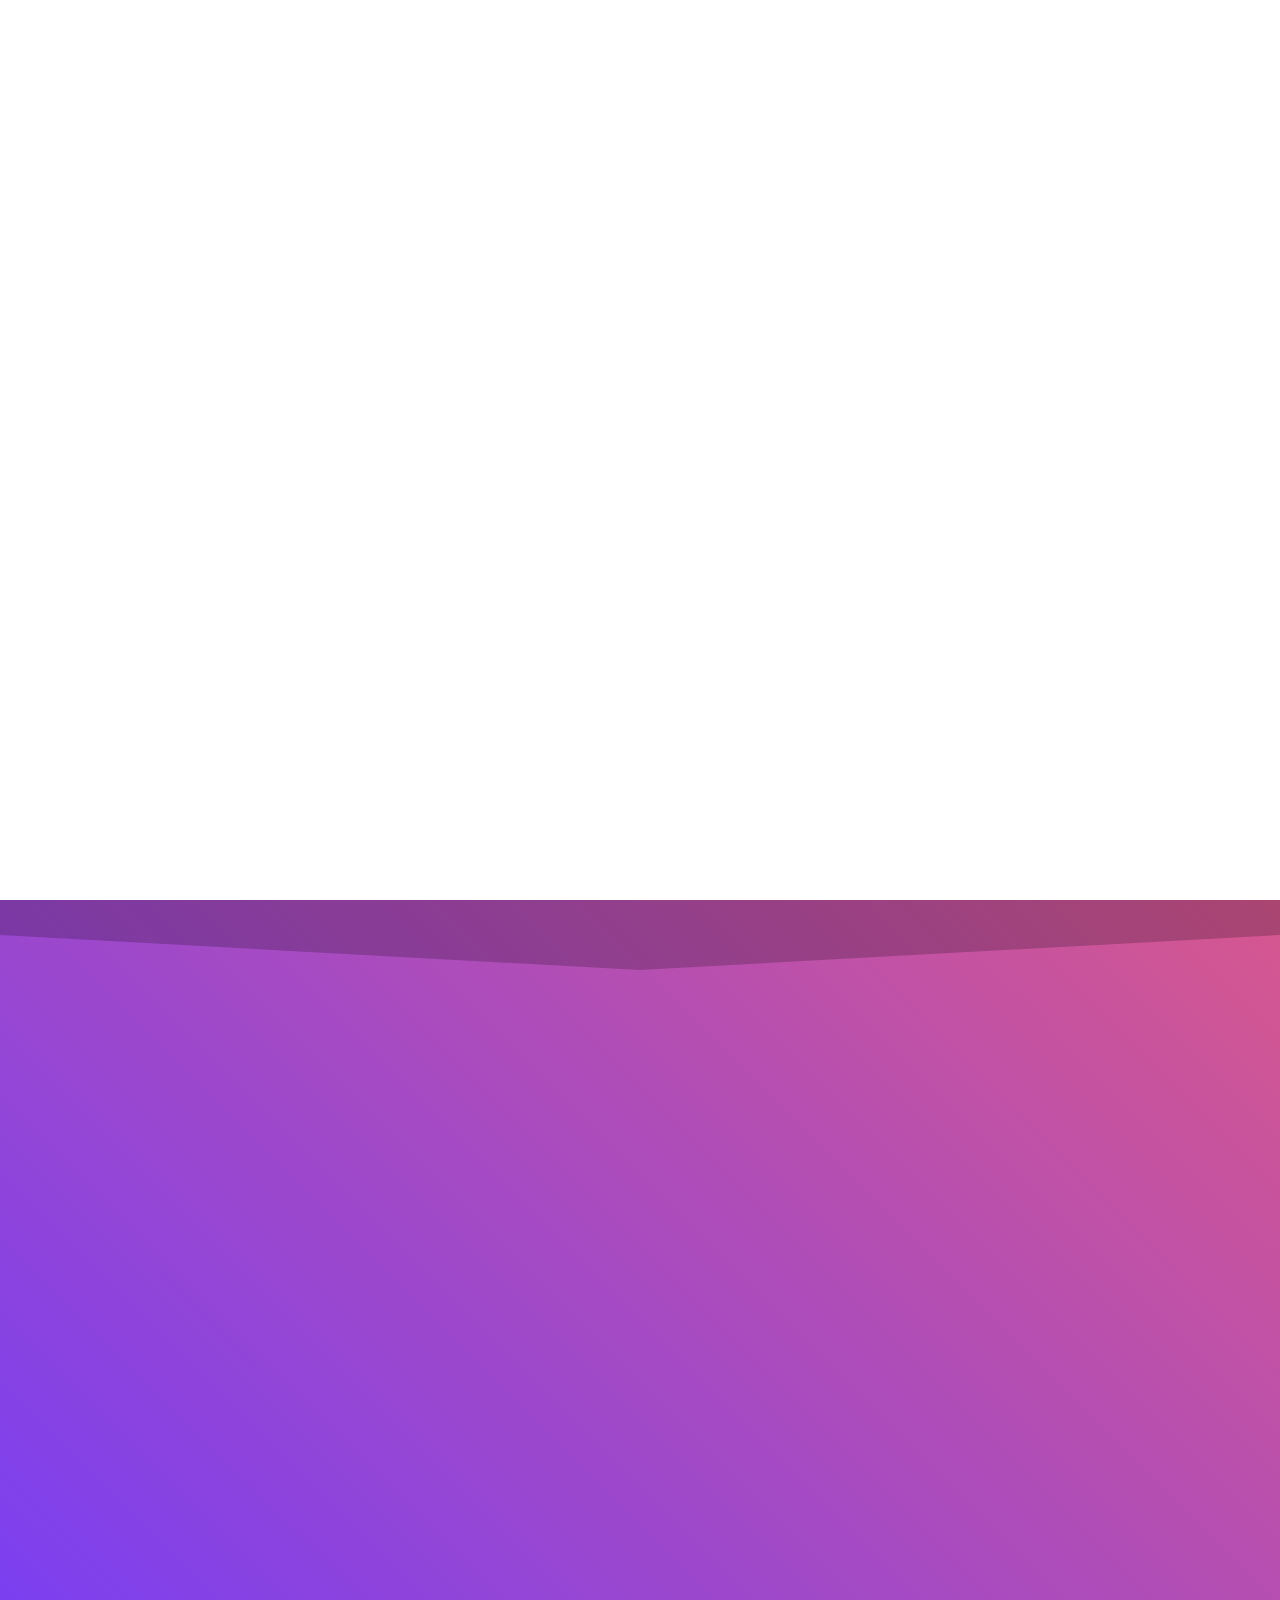
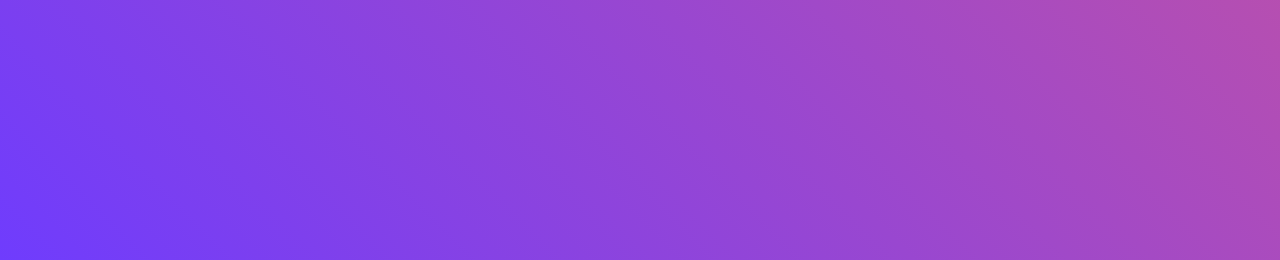
<file: index.html>
<!DOCTYPE html>
<html lang="en">
    <head>
        <meta charset="UTF-8">
        <meta name="viewport" content="width=device-width, initial-scale=1.0">
        <meta name="description" content="Je m'appel SIMON Killian et voici mon portfolio.">
        <title>SIMON Killian - Portfolio</title>
        <link rel="stylesheet" href="css/fonts.css">
        <link rel="stylesheet" href="css/root.css">
        <link rel="stylesheet" href="css/animations.css">
        <link rel="stylesheet" href="css/style.css">
        <link rel="stylesheet" href="css/mobile.css">
        <link rel="stylesheet" href="https://unpkg.com/aos@next/dist/aos.css"/>
    </head>
    <body>
        <div id="transition" class="hide"></div>
        <div id="mouse-gradient"></div>
        <div id="page">
            <nav class="full-height">
                <table class="top-left">
                    <tr>
                        <td class="cross" data-aos="fade-right" data-aos-delay="100"></td>
                        <td class="cross" data-aos="fade-right" data-aos-delay="150"></td>
                    </tr>
                    <tr>
                        <td class="cross" data-aos="fade-right" data-aos-delay="200"></td>
                        <td></td>
                    </tr>
                </table>
                <table class="top-right">
                    <tr>
                        <td class="cross" data-aos="fade-left" data-aos-delay="250"></td>
                        <td class="cross" data-aos="fade-left" data-aos-delay="200"></td>
                        <td class="cross" data-aos="fade-left" data-aos-delay="150"></td>
                        <td class="cross" data-aos="fade-left" data-aos-delay="100"></td>
                    </tr>
                    <tr>
                        <td></td>
                        <td></td>
                        <td class="cross" data-aos="fade-left" data-aos-delay="300"></td>
                        <td class="cross" data-aos="fade-left" data-aos-delay="350"></td>
                    </tr>
                    <tr>
                        <td></td>
                        <td></td>
                        <td></td>
                        <td class="cross" data-aos="fade-left" data-aos-delay="400"></td>
                    </tr>
                    <tr>
                        <td></td>
                        <td></td>
                        <td></td>
                        <td class="cross" data-aos="fade-left" data-aos-delay="450"></td>
                    </tr>
                </table>
                <div class="line"></div>
                <ul>
                    <li data-aos="fade-right" data-aos-delay="150"><a href="#about-me">me concernant</a></li>
                    <li data-aos="fade-right" data-aos-delay="250"><a href="projects.html">mes projets</a></li>
                </ul>
            </nav>
            <nav class="with-header">
                <header>
                    <ul data-aos="fade-up" data-aos-delay="200">
                        <li><a href="projects.html">projets</a></li>
                    </ul>
                </header>
            </nav>
            <section id="about-me">
                <article data-aos="fade-right">
                    <h2>me concernant</h2>
                    <div>
                        <div class="flex-row-container langage-buttons-container" data-aos="fade-right">
                            <div class="langage html">html</div>
                            <div class="langage css">css</div>
                            <div class="langage js">js</div>
                            <div class="langage php">php</div>
                            <div class="langage sql">sql</div>
                        </div>
                        <p id="langage-infos"> </p>
                        <div class="flex-col-container mobile-langage-container">
                            <p>HTML: 7 années d'expérience.</p>
                            <p>CSS: 7 années d'expérience.</p>
                            <p>JavaScript: 3 années d'expérience (mon langage préféré).</p>
                            <p>PHP: 5 années d'expérience.</p>
                            <p>SQL: 4 années d'expérience.</p>
                        </div>
                        <button onclick="window.open('cv.html')" data-aos="fade-right">Visionner mon CV</button>
                    </div>
                </article>
            </section>
        </div>
        <script src="js/app-transitions.js"></script>
        <script src="js/app-mouse.js"></script>
        <script src="js/app-langages.js"></script>
        <script src="https://unpkg.com/aos@next/dist/aos.js"></script>
        <script>
            AOS.init();
        </script>
    </body>
</html>
</file>
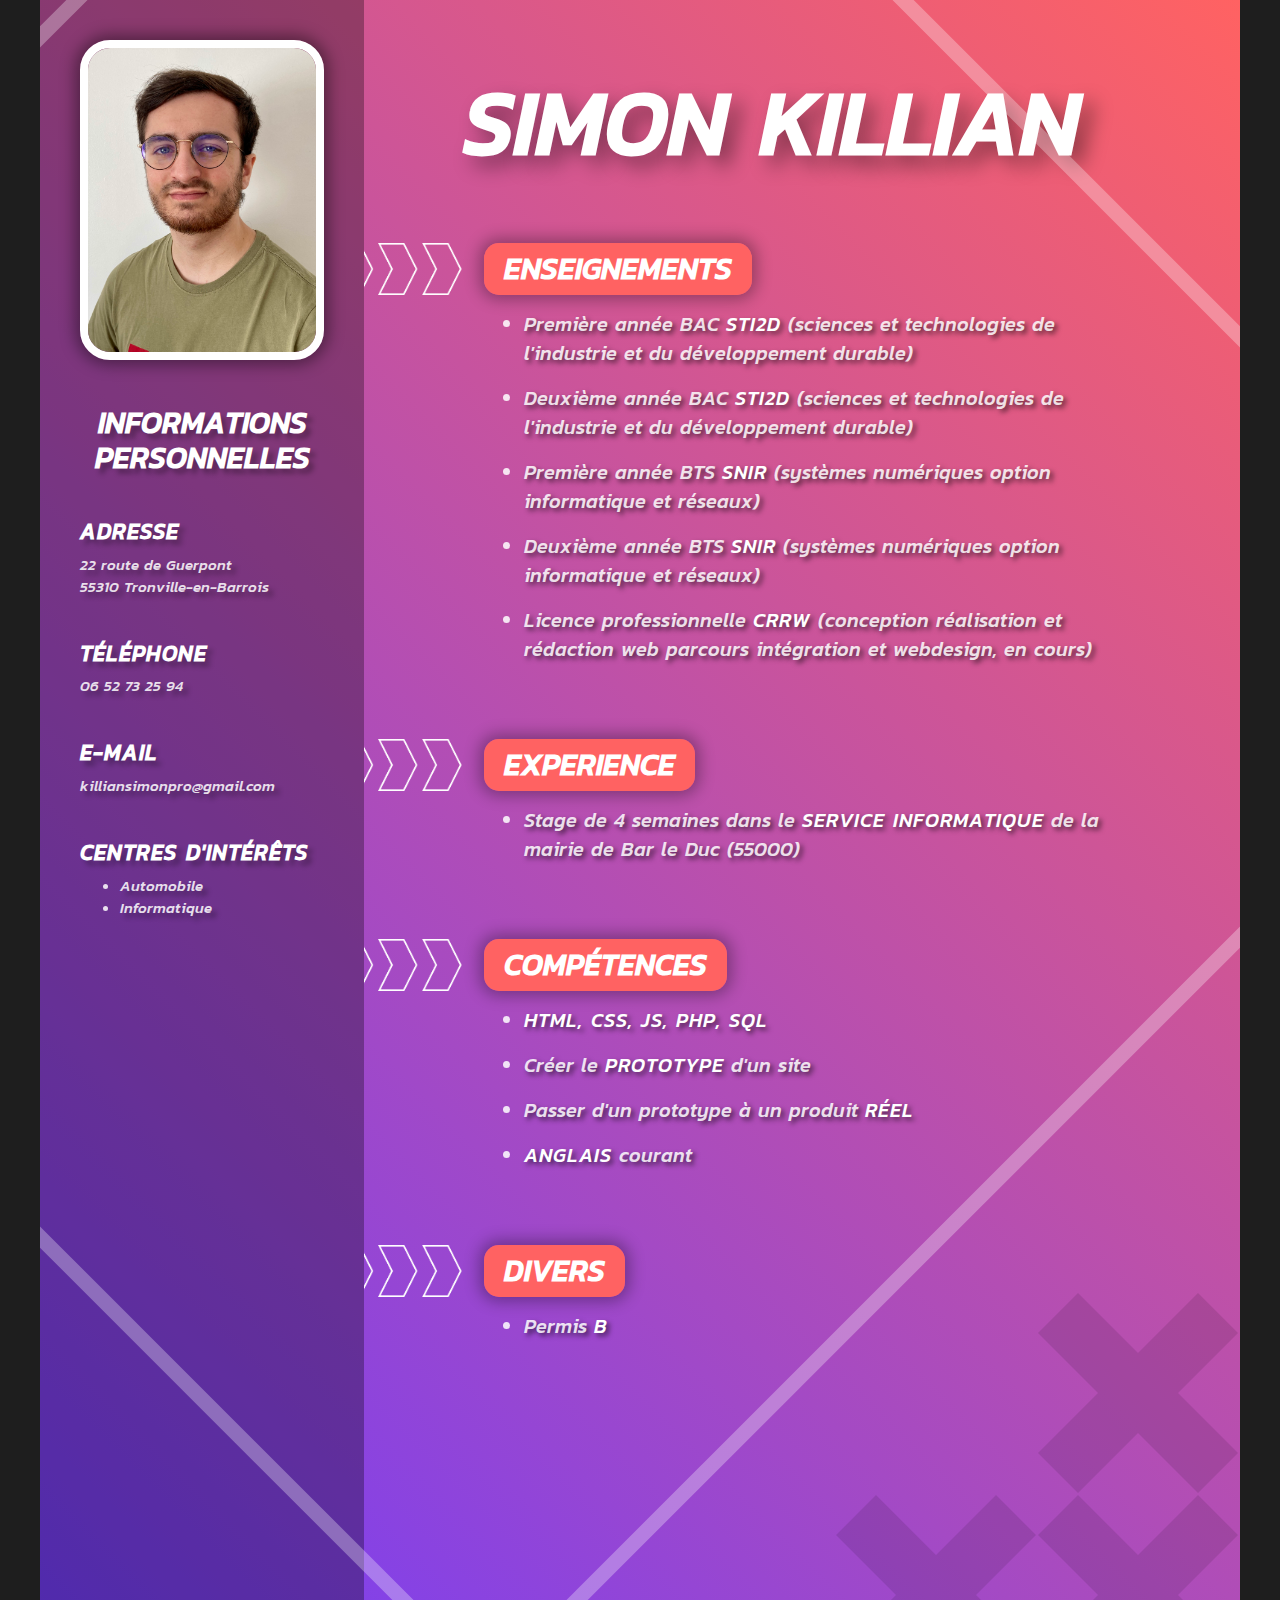
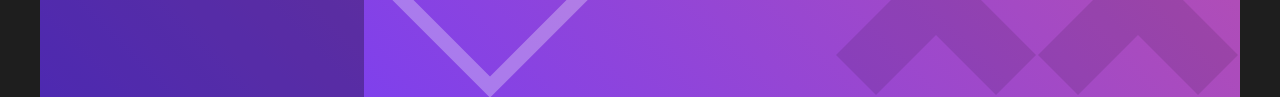
<file: cv.html>
<!DOCTYPE html>
<html lang="en" class="no-scroll">
    <head>
        <meta charset="UTF-8">
        <meta name="viewport" content="width=device-width, initial-scale=1.0">
        <title>SIMON Killian - CV</title>
        <link rel="stylesheet" href="css/fonts.css">
        <link rel="stylesheet" href="css/animations.css">
        <link rel="stylesheet" href="css/root.css">
        <link rel="stylesheet" href="css/cv.css">
    </head>
    <body>
        <div id="transition-animation"></div>
        <main>
            <aside>
                <img src="img/me.jpg" alt="">
                <h2>informations<br>personnelles</h2>
                <article>
                    <h3>adresse</h3>
                    <p>22 route de Guerpont<br>55310 Tronville-en-Barrois</p>
                </article>
                <article>
                    <h3>téléphone</h3>
                    <p>06 52 73 25 94</p>
                </article>
                <article>
                    <h3>e-mail</h3>
                    <p>killiansimonpro@gmail.com</p>
                </article>
                <article>
                    <h3>centres d'intérêts</h3>
                    <ul>
                        <li>Automobile</li>
                        <li>Informatique</li>
                    </ul>
                </article>
            </aside>
            <section>
                <h1>simon killian</h1>
                <article>
                    <h2>enseignements</h2>
                    <ul>
                        <li>Première année BAC <span>STI2D</span> (sciences et technologies de l'industrie et du développement durable)</li>
                        <li>Deuxième année BAC <span>STI2D</span> (sciences et technologies de l'industrie et du développement durable)</li>
                        <li>Première année BTS <span>SNIR</span> (systèmes numériques option informatique et réseaux)</li>
                        <li>Deuxième année BTS <span>SNIR</span> (systèmes numériques option informatique et réseaux)</li>
                        <li>Licence professionnelle <span>CRRW</span> (conception réalisation et rédaction web parcours intégration et webdesign, en cours)</li>
                    </ul>
                </article>
                <article>
                    <h2>experience</h2>
                    <ul>
                        <li>Stage de 4 semaines dans le <span>service informatique</span> de la mairie de Bar le Duc (55000)</li>
                    </ul>
                </article>
                <article>
                    <h2>compétences</h2>
                    <ul>
                        <li><span>HTML, CSS, JS, PHP, SQL</span></li>
                        <li>Créer le <span>prototype</span> d'un site</li>
                        <li>Passer d'un prototype à un produit <span>réel</span></li>
                        <li><span>Anglais</span> courant</li>
                    </ul>
                </article>
                <article>
                    <h2>divers</h2>
                    <ul>
                        <li>Permis <span>B</span></li>
                    </ul>
                </article>
            </section>
            <div id="bg-square"></div>
            <table id="bg-cross-container">
                <tr>
                    <td></td>
                    <td><div class="cross"></div></td>
                </tr>
                <tr>
                    <td><div class="cross"></div></td>
                    <td><div class="cross"></div></td>
                </tr>
            </table>
        </main>
    </body>
</html>
</file>
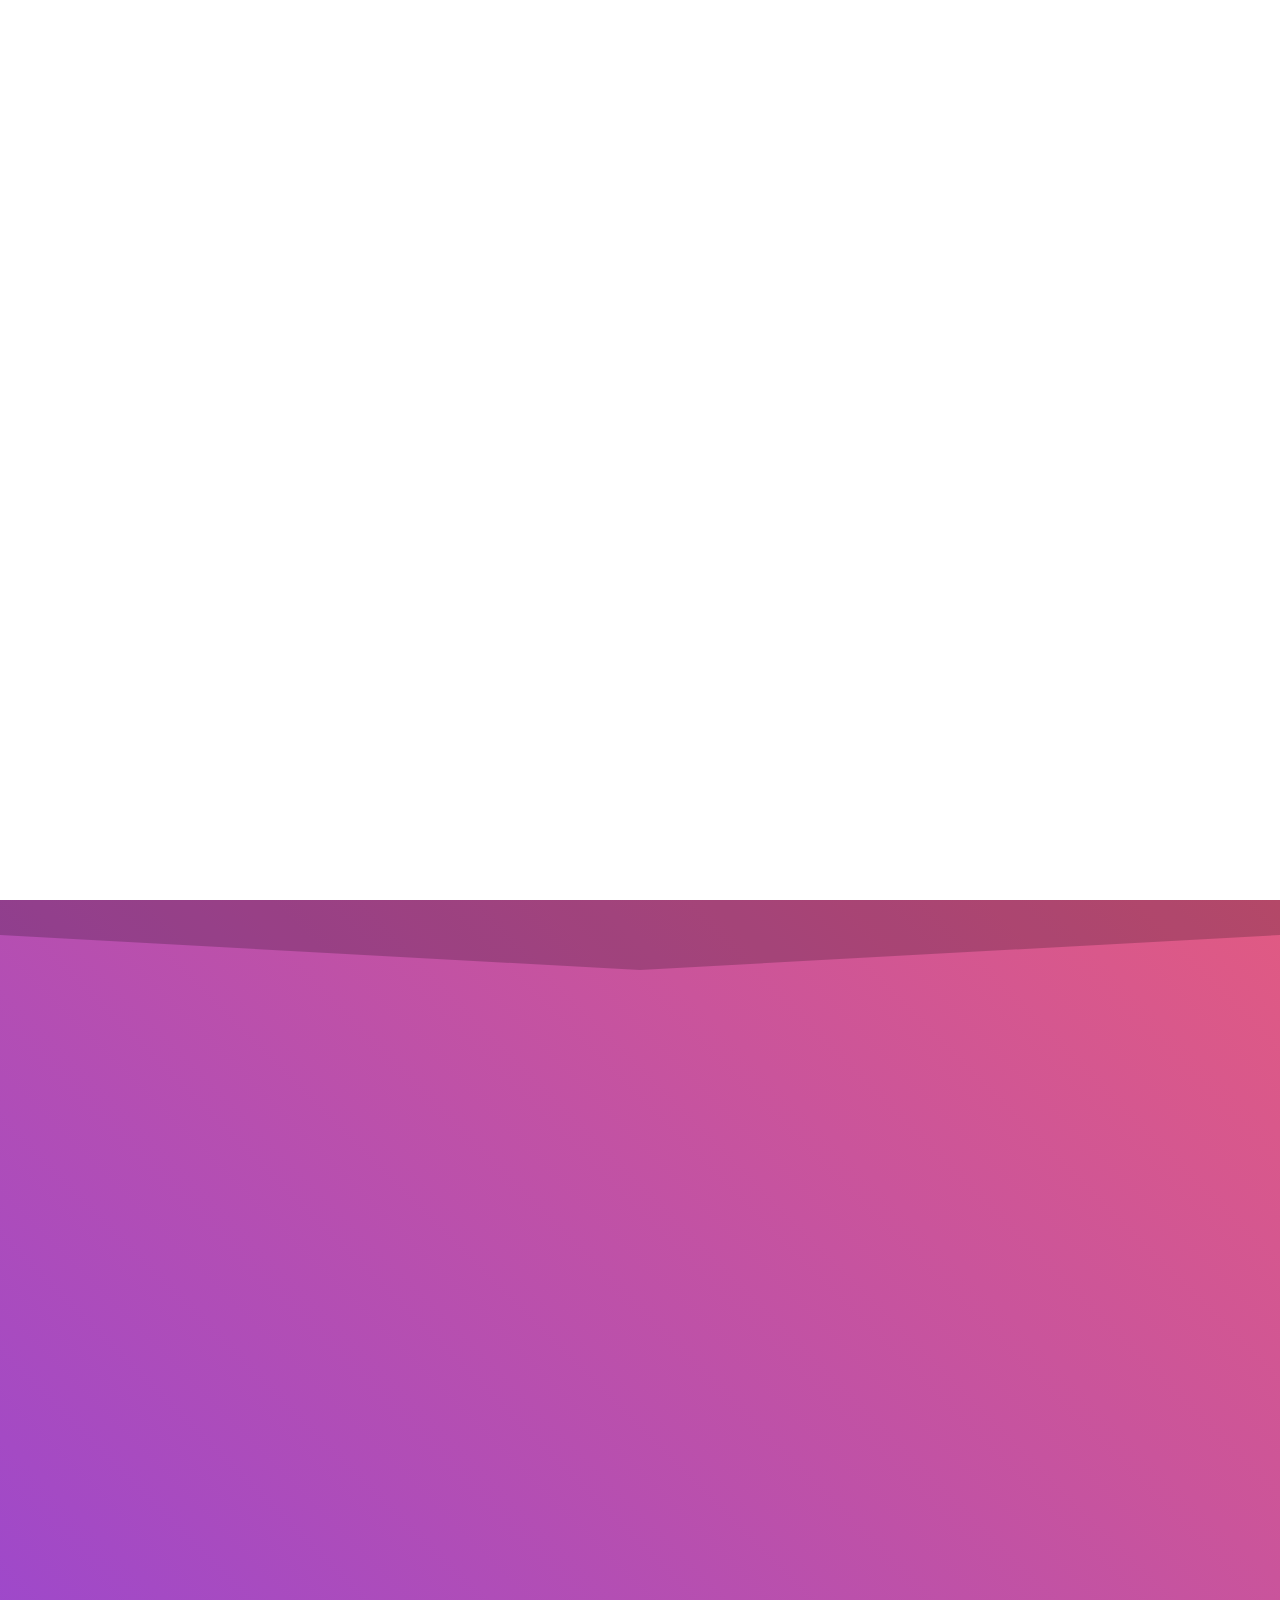
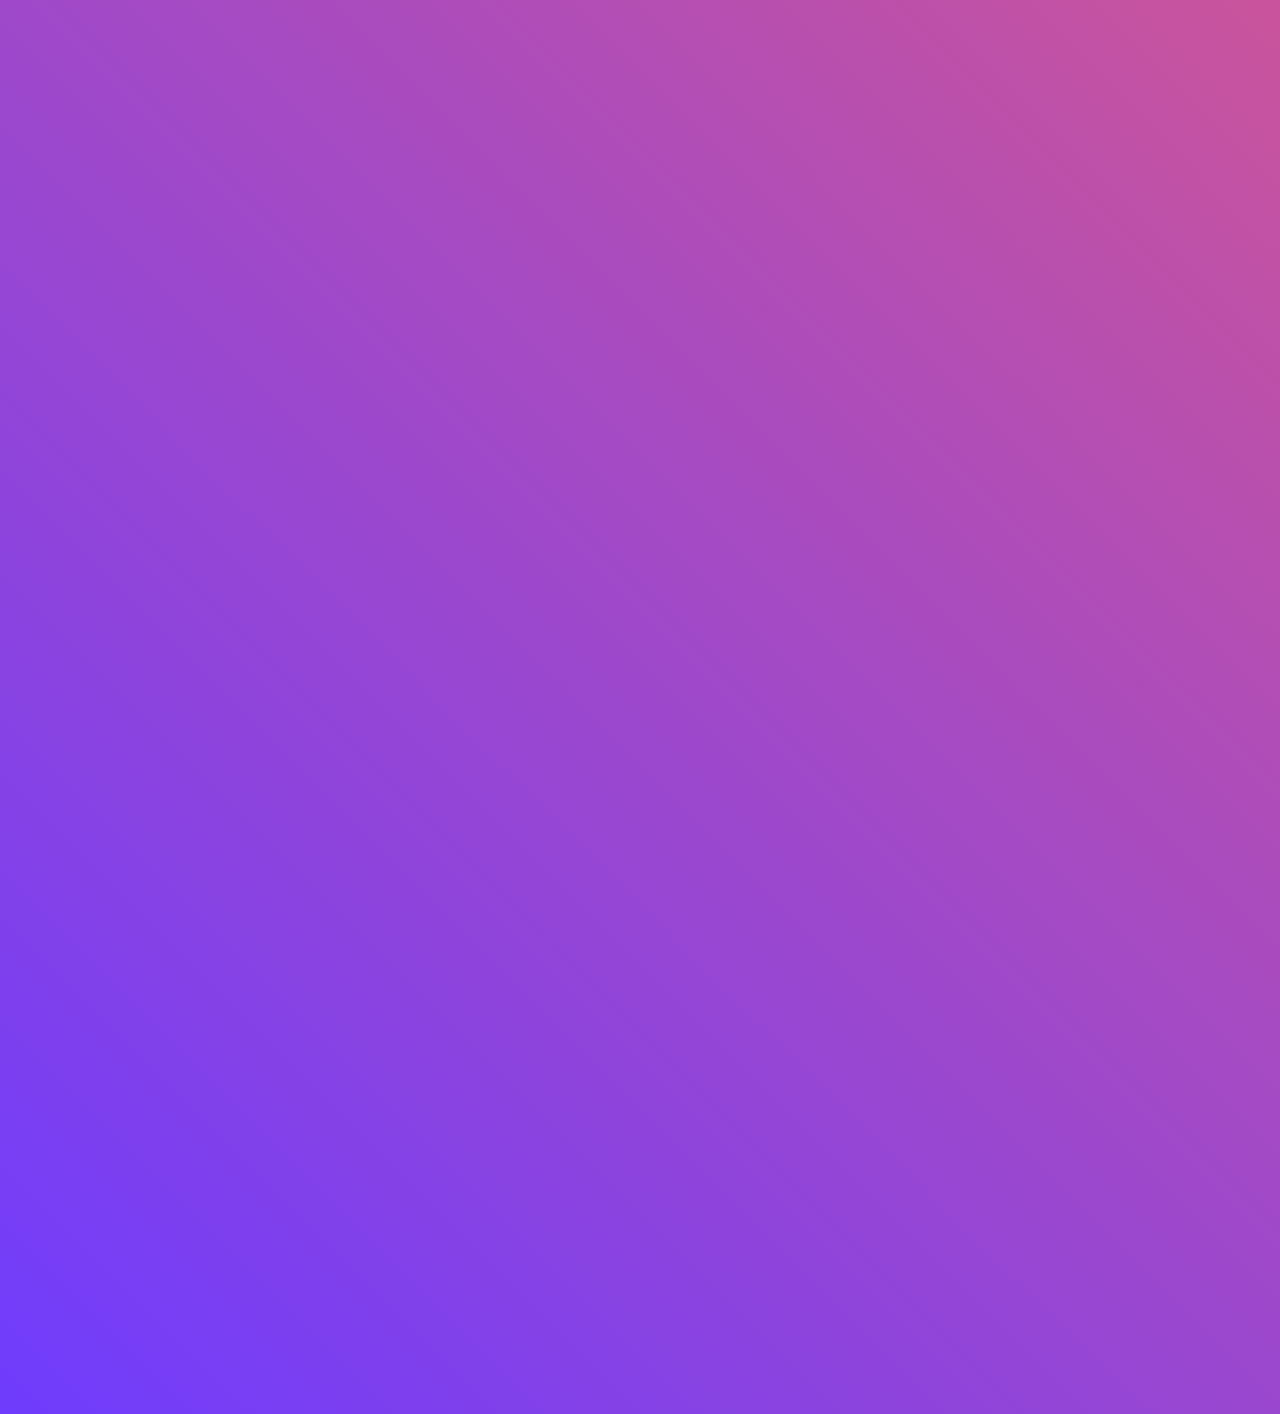
<file: projects.html>
<!DOCTYPE html>
<html lang="en">
    <head>
        <meta charset="UTF-8">
        <meta name="viewport" content="width=device-width, initial-scale=1.0">
        <title>SIMON Killian - Portfolio</title>
        <link rel="stylesheet" href="css/fonts.css">
        <link rel="stylesheet" href="css/root.css">
        <link rel="stylesheet" href="css/animations.css">
        <link rel="stylesheet" href="css/style.css">
        <link rel="stylesheet" href="css/mobile.css">
        <link rel="stylesheet" href="https://unpkg.com/aos@next/dist/aos.css"/>
    </head>
    <body>
        <div id="transition" class="hide"></div>
        <div id="mouse-gradient"></div>
        <div id="page">
            <nav class="with-header">
                <table class="top-left">
                    <tr>
                        <td class="cross" data-aos="fade-right" data-aos-delay="100"></td>
                        <td class="cross" data-aos="fade-right" data-aos-delay="150"></td>
                    </tr>
                    <tr>
                        <td class="cross" data-aos="fade-right" data-aos-delay="200"></td>
                        <td></td>
                    </tr>
                </table>
                <table class="top-right">
                    <tr>
                        <td class="cross" data-aos="fade-left" data-aos-delay="250"></td>
                        <td class="cross" data-aos="fade-left" data-aos-delay="200"></td>
                        <td class="cross" data-aos="fade-left" data-aos-delay="150"></td>
                        <td class="cross" data-aos="fade-left" data-aos-delay="100"></td>
                    </tr>
                    <tr>
                        <td></td>
                        <td></td>
                        <td class="cross" data-aos="fade-left" data-aos-delay="300"></td>
                        <td class="cross" data-aos="fade-left" data-aos-delay="350"></td>
                    </tr>
                    <tr>
                        <td></td>
                        <td></td>
                        <td></td>
                        <td class="cross" data-aos="fade-left" data-aos-delay="400"></td>
                    </tr>
                    <tr>
                        <td></td>
                        <td></td>
                        <td></td>
                        <td class="cross" data-aos="fade-left" data-aos-delay="450"></td>
                    </tr>
                </table>
                <div class="line"></div>
                <header>
                    <ul data-aos="fade-up" data-aos-delay="200">
                        <li><a href="index.html">accueil</a></li>
                    </ul>
                </header>
                <h1>mes projets</h1>
            </nav>
            <section>
                <article data-aos="fade-right">
                    <h2>Projet 1</h2>
                    <div>
                        <p data-aos="fade-right">
                            Ce projet est la recréation d'un jeu appelé "Geometry Dash".
                            C'est un jeu de plateforme dans lequel le joueur dirige un cube qui peut sauter pour esquiver divers obstacles tels que des blocs, des pics ou des scies.<br>
                            Projet réalisé avec HTML CSS et JS.
                        </p>
                        <img src="img/gd-preview.jpg" alt="" data-aos="fade-right">
                        <button data-aos="fade-right">Essayer</button>
                    </div>
                </article>
                <article data-aos="fade-right">
                    <h2>Projet 2</h2>
                    <div>
                        <p data-aos="fade-right">
                            Ce projet est un devoir donné en cours où je devais créer un site web à partir d'un pdf de déclaration de revenus.
                            J'ai donc recréer le pdf en changant la mise en page ainsi que son style visuel.<br>
                            Projet réalisé avec HTML et CSS.
                        </p>
                        <img src="img/impots-preview.png" alt="" data-aos="fade-right">
                        <button data-aos="fade-right">Visiter</button>
                    </div>
                </article>
            </section>
        </div>
        <script src="js/app-transitions.js"></script>
        <script src="js/app-mouse.js"></script>
        <script src="https://unpkg.com/aos@next/dist/aos.js"></script>
        <script>
            AOS.init();
        </script>
    </body>
</html>
</file>
<file: css/fonts.css>
@font-face {
    font-family: "dizhitl-bold";
    src: url("../font/dizhitl-blackitalic.ttf");
}
@font-face {
    font-family: "dizhitl-medium";
    src: url("../font/dizhitl-mediumitalic.ttf");
}
</file>
<file: css/root.css>
:root {
    --bold-font: "dizhitl-bold";
    --normal-font: "dizhitl-medium";
    --elements-trasitions-height: 70px;
    --transition-delay: 0.35s;
    --section-padding-inline: 15vw; 

    --col-1: #6f3cfd;
    --col-2: #ff58e9; 
    --col-3: #ff6262; 
}
</file>
<file: css/animations.css>
@keyframes fade-in {
    100% {
        opacity: 1;
    }
}
@keyframes fade-out {
    100% {
        opacity: 0;
    }
}
@keyframes scale-in {
    100% {
        scale: 1;
    }
}
@keyframes scale-out {
    100% {
        scale: 0;
    }
}
@keyframes hide-transition {
    100% {
        height: 0;
    }
}
@keyframes show-transition {
    0% {
        top: 0;
        height: 0;
    } 100% {
        top: 0;
        height: 100vh;
    }
}
@keyframes fade-in-left {
    0% {
        transform: translateX(-15vw);
        opacity: 0;
    } 75% {
        opacity: 1;
    } 100% {
        transform: translateX(0%);
        opacity: 1;
    }
}
@keyframes fade-out-left {
    0% {
        transform: translateX(0%);
        opacity: 1;
    } 75% {
        opacity: 0;
    } 100% {
        transform: translateX(-15vw);
        opacity: 0;
    }
}
@keyframes remove {
    0% { z-index: -1; }
    100% { z-index: -1; }
}
</file>
<file: css/style.css>
* {
    margin: 0;
    padding: 0;
    box-sizing: border-box;
    color: white;
    font-family: var(--normal-font);
    outline: none;
    border: none;
}
html {
    background: linear-gradient(45deg, var(--col-1), var(--col-3));
    scroll-behavior: smooth;
    overflow-x: hidden;
}
body {
    overflow: hidden;
}
h1, h2, h3, h4, h5, h6 {
    text-transform: uppercase;
}
ul {
    list-style: none;
}
a {
    text-decoration: none;
    cursor: pointer;
}
::selection {
    color: white;
    background-color: var(--col-2);
}
::-webkit-scrollbar {
    width: 0;
}



#transition {
    width: 100vw;
    height: 100vh;
    position: fixed;
    bottom: 0;
    left: 0;
    background-color: white;
    z-index: 10;
}
#transition.show {
    animation: show-transition var(--transition-delay) forwards ease-in;
}
#transition.hide {
    animation: hide-transition var(--transition-delay) 0.5s forwards ease-out;
}
#mouse-gradient {
    position: absolute;
    top: 0;
    left: 0;
    box-shadow: 0px 0px 400px 150px var(--col-2);
    opacity: 0;
    transition: 0.5s opacity;
}
#modal-sent {
    width: 100vw;
    height: 100vh;
    position: fixed;
    top: 0;
    left: 0;
    display: flex;
    justify-content: center;
    align-items: center;
    font-size: 1.5em;
    opacity: 0;
    animation: fade-in 0.3s 0.5s forwards, fade-out 0.3s 2s forwards, remove 0s 2.3s forwards;
    z-index: 9;
}
#modal-sent::before {
    width: 100vw;
    height: 100vh;
    content: "";
    position: absolute;
    top: 0;
    left: 0;
    background-color: rgba(0,0,0,0.8);
    z-index: 7;
}
#modal-sent > h2 {
    color: lime;
    z-index: 8;
}
#page {
    min-height: 100vh;
}
.mouse-click {
    width: 80px;
    height: 80px;
    position: absolute;
    border: 5px solid white;
    rotate: 45deg;
    translate: -50% -50%;
    scale: 0;
    animation: scale-in 0.3s forwards, fade-out 0.15s 0.15s forwards;
    z-index: 100;
    pointer-events: none;
}



button {
    margin: auto;
    padding: 10px 30px;
    display: block;
    font-size: 2rem;
    text-transform: uppercase;
    border-radius: 20px;
    border: 5px solid white;
    background-color: rgba(0,0,0,0.3);
    box-shadow: 0 0 15px 5px rgba(0,0,0,0.3), inset 0 0 15px 5px rgba(0,0,0,0.3);
    text-shadow: 3px 3px 5px rgba(0,0,0,0.6);
    cursor: pointer;
    transition: 0.3s !important;
    overflow: hidden;
    filter: saturate(1.5);
    user-select: none;
}
button:hover {
    letter-spacing: 5px;
}
button::before {
    width: 0%;
    height: 100%;
    content: "";
    position: absolute;
    top: 0;
    left: 0;
    background: linear-gradient(90deg, var(--col-1) 0%, var(--col-3) 100%);
    transition: 0.4s;
    opacity: 0;
    z-index: -1;
    filter: blur(10px);
}
button:hover::before {
    width: 100%;
    opacity: 1;
    filter: blur(0px);
}



.langage {
    width: 100px;
    height: 100px;
    display: flex;
    justify-content: center;
    align-items: center;
    font-size: 1.4rem;
    text-transform: uppercase;
    text-shadow: 3px 3px 5px rgba(0,0,0,0.5);
    border: 6px solid rgba(0,0,0,0.2);
    border-radius: 15px;
    box-shadow: 0 0 20px rgba(0,0,0,0.4);
    transition: 0.3s;
    cursor: pointer;
    user-select: none;
}
.langage:hover {
    scale: 1.2;
    font-size: 1.7rem;
}
.html {
    background-color: #ff8e62; 
}
.css {
    background-color: #62abff; 
}
.js {
    background-color: #ffda62; 
}
.php {
    background-color: #7f62ff; 
}
.sql {
    background-color: #4c4ece; 
}



nav {
    min-height: 100vh;
    position: relative;
    display: flex;
    align-items: center;
    user-select: none;
}
nav::after {
    width: 100%;
    height: var(--elements-trasitions-height);
    content: "";
    position: absolute;
    bottom: 0;
    left: 0;
    background-color: rgba(0,0,0,0.2);
    clip-path: polygon(50% 50%, 100% 0, 100% 100%, 0 100%, 0 0);
    z-index: 1;
}



nav.full-height {
    padding-inline: 15%;
}
nav.full-height > ul > li > a {
    position: relative;
    left: 0;
    color: white;
    font-size: 400%;
    font-family: var(--bold-font);
    text-transform: uppercase;
    transition: left 0.3s;
    text-shadow: 5px 5px 5px rgba(0,0,0,0.5);
}
nav.full-height > ul > li:hover > a {
    left: 150px;
}
nav.full-height > ul > li > a::before {
    width: 500%;
    height: 100%;
    content: "";
    position: absolute;
    top: 0;
    left: -500%;
    background-image: url("../img/arrow-right.png");
    background-size: contain;
    background-position: right;
    transition: 0.4s ease-out;
    opacity: 0;
    pointer-events: none;
}
nav.full-height > ul > li:hover > a::before {
    left: calc(-400% + 30px);
    opacity: 0.5;
}



nav.with-header {
    --header-height: 50px;
    display: block;
}
nav.with-header > header {
    width: 100%;
    height: var(--header-height);
}
nav.with-header > header > ul {
    height: 100%;
    display: flex;
    justify-content: center;
    align-items: center;
}
nav.with-header > header > ul > li {
    height: 100%;
    display: flex;
    align-items: center;
    border-bottom: 3px solid white;
}
nav.with-header > header > ul > li > a {
    height: 100%;
    padding-inline: 30px;
    display: flex;
    justify-content: center;
    align-items: center;
    text-transform: uppercase;
    transition: 0.4s;
    text-shadow: 3px 3px 5px rgba(0,0,0,0.5);
}
nav.with-header > header > ul > li > a:hover {
    letter-spacing: 3px;
}
nav.with-header > h1 {
    height: calc(100vh - var(--header-height));
    display: flex;
    justify-content: center;
    align-items: center;
    font-family: var(--bold-font);
    font-size: 12rem;
    text-shadow: 10px 10px 30px rgba(0,0,0,0.5);
    opacity: 0;
    scale: 0;
    animation: scale-in 1.5s 0.3s forwards, fade-in 1.5s 0.3s forwards;
    user-select: none;
}



nav.full-height + nav.with-header {
    display: none;
}



nav > table {
    position: absolute;
    border-collapse: collapse;
}
nav > table.top-left {
    top: 0;
    left: 0;
}
nav > table.top-right {
    top: 0;
    right: 0;
}
nav > table td {
    width: 120px;
    height: 120px;
}
nav > table .cross {
    background-color: rgba(0,0,0,0.1);
    clip-path: polygon(20% 0%, 0% 20%, 30% 50%, 0% 80%, 20% 100%, 50% 70%, 80% 100%, 100% 80%, 70% 50%, 100% 20%, 80% 0%, 50% 30%);
}



nav > div.line {
    width: 800px;
    height: 15px;
    position: absolute;
    top: 200px;
    left: -150px;
    background-color: rgba(255,255,255,0.5);
    transform: rotate(-45deg);
}



section {
    --gap: 60px;
    padding: calc(var(--gap) * 2) var(--section-padding-inline) 0;
    position: relative;
    display: flex;
    flex-direction: column;
}
section::before {
    width: 100%;
    height: var(--elements-trasitions-height);
    content: "";
    position: absolute;
    top: 0;
    left: 0;
    background-color: rgba(0,0,0,0.2);
    clip-path: polygon(100% 0, 100% 50%, 50% 100%, 0 50%, 0 0);
    z-index: 1;
}
nav > section::before, nav > section > article::after {
    display: none;
}
article {
    padding-bottom: calc(var(--gap) * 3);
    position: relative;
}
article:only-of-type {
    min-height: calc(100vh -  var(--gap));
}
article:last-of-type::after {
    width: 100vw;
    height: 75px;
    content: "";
    position: absolute;
    bottom: 0;
    left: calc(var(--section-padding-inline) * -1);
    background-color: rgba(0,0,0,0.2);
    clip-path: polygon(50% 50%, 100% 0, 100% 100%, 0 100%, 0 0);
}



article > h2 {
    padding: 17px 35px;
    position: relative;
    display: inline-block;
    font-size: 3rem;
    background-color: var(--col-3);
    border: 5px solid rgba(255,255,255,0.2);
    border-bottom-right-radius: 26px 40px;
    border-top-left-radius: 26px 40px;
    box-shadow: 0 0 15px 5px rgba(0,0,0,0.4);
}
article > h2::before {
    width: var(--section-padding-inline);
    height: 100%;
    content: "";
    position: absolute;
    top: 0;
    left: calc(var(--section-padding-inline) * -1 - 15px);
    background-image: url("../img/arrow-right.png");
    background-size: contain;
    background-position: right;
}



article > div {
    margin-top: calc(var(--gap) * 1.5);
    display: flex;
    flex-direction: column;
    align-items: center;
    gap: var(--gap);
}
article > div > p {
    align-self: normal;
    font-size: 1.3rem;
    text-shadow: 3px 3px 5px rgba(0,0,0,0.5);
}
article > div > p#langage-infos {
    align-self: center;
    font-size: 1.7rem;
}
article > div > img {
    box-shadow: 0 0 30px rgba(0,0,0,0.6);
}
article > div > div.flex-row-container {
    align-self: normal;
    display: flex;
    justify-content: space-between;
    flex-wrap: wrap;
}
article > div > div.mobile-langage-container {
    display: none;
    flex-direction: column;
    gap: 30px;
    font-size: 2vw;
}
article > div > img {
    height: 300px;
}



article > form {
    margin-top: calc(var(--gap) * 1.5);
    display: flex;
    flex-direction: column;
    gap: var(--gap);
}
article > form * {
    font-size: 1.4rem;
}
article > form > div {
    display: flex;
    gap: var(--gap);
    flex-wrap: wrap;
}
article > form > div > div {
    flex: auto;
    display: flex;
    flex-direction: column;
    gap: 10px;
}
article > form label {
    text-shadow: 3px 3px 5px rgba(0,0,0,0.4);
    cursor: pointer;
}
article > form input, article > form textarea {
    padding: 10px 15px;
    color: rgb(30,30,30);
    border-radius: 10px;
    box-shadow: 0 0 15px 5px rgba(0,0,0,0.4);
    outline: 0px solid white;
    transition: 0.1s;
}
article > form input:focus, article > form textarea:focus {
    outline: 3px solid var(--col-3);
    background-color: rgb(240,240,240);
}
article > form input::placeholder, article > form textarea::placeholder {
    color: rgb(150,150,150);
}
article > form textarea {
    min-height: 100px;
    max-height: 500px;
    resize: vertical;
}
article > form button {
    margin: 0;
    align-self: flex-start;
    font-size: 2rem;
}
</file>
<file: css/mobile.css>
@media (width < 1500px) {
    nav.with-header > h1 {
        font-size: 10vw;
        text-shadow: 5px 5px 15px rgba(0,0,0,0.4);
    }
}



@media (width < 1350px) {
    nav.with-header > table, nav.with-header > div.line {
        display: none;
    } 
}



@media (width < 1200px) {
    nav.full-height {
        padding: 0;
        justify-content: center;
        align-items: center;
    }
    button::before {
        display: none;
    }
    button:hover {
        letter-spacing: 0;
    }
}



@media (width < 1000px) {
    nav > table,
    nav > div.line,
    article > h2::before,
    article > div > div.langage-buttons-container,
    article > div > p#langage-infos,
    nav.full-height > ul > li > a::before {
        display: none;
    }
    #page {
        background: linear-gradient(60deg, var(--col-1), var(--col-3));
    }
    nav.full-height > ul > li:hover > a {
        left: 0px;
    }
    nav.with-header > h1 {
        font-size: 9.5vw;
        text-shadow: 4px 4px 10px rgba(0,0,0,0.3);
    }
    article > h2 {
        width: 100%;
        padding: 1vw 1vw;
        text-align: center;
        font-size: 6.5vw;
    }
    article > div {
        margin-top: var(--gap);
    }
    article > div > div.mobile-langage-container {
        display: flex;
    }
    article > form > div > div > input,
    article > form > div > div > textarea {
        width: 100%;
    }
}



@media (width < 800px) {
    #page {
        background: linear-gradient(70deg, var(--col-1), var(--col-3));
    }
    article > div > img {
        width: 100%;
        height: auto;
    }
    button {
        font-size: 5vw;
        border-radius: 3vw;
    }
    div.mobile-langage-container > p {
        font-size: 4vw;
    }
}



@media (width < 700px) {
    nav::after,
    section::before,
    nav.with-header > h1,
    nav.full-height {
        display: none;
    }
    nav.full-height + nav.with-header {
        display: block;
    }
    nav.full-height > ul > li > a {
        font-size: 9vw;
    }
    nav.with-header {
        min-height: 0;
        height: auto;
    }
}



@media (width < 600px) {
    #page {
        background: linear-gradient(80deg, var(--col-1), var(--col-3));
    }
    section {
        --section-padding-inline: 8vw;
    }
}



@media (width < 300px) {
    * {
        display: none;
    }
}
</file>
<file: css/cv.css>
*, *::before, *::after {
    margin: 0;
	padding: 0;
    border: none;
    outline: none;
	font-family: var(--normal-font);
    color: rgba(255,255,255,0.85);
	box-sizing: border-box;
    text-decoration: none;
}
html {
    scroll-behavior: smooth;
    overflow-x: hidden;
    background-color: rgb(30,30,30);
}
img {
    user-select: none;
}
a {
    text-decoration: none;
}
::selection {
    color: white;
    background-color: var(--col-2);
}
span {
    color: white;
    font-family: var(--primary-font);
    letter-spacing: 1px;
    text-transform: uppercase;
}
h1, h2, h3, h4, h5, h6 {
    font-family: var(--primary-font);
    text-transform: uppercase;
    color: white;
}



/********************************* MAIN *********************************/
main {
    --main-width: 1200px;
    --aside-width: 27%;
    --cv-margin: 40px;
    width: var(--main-width);
    height: calc(var(--main-width) * 1.414213);
    margin: auto;
    position: relative;
    display: flex;
    background: linear-gradient(45deg, var(--col-1), var(--col-3));
    overflow: hidden;
}



/********************************* ASIDE *********************************/
main > aside {
    width: var(--aside-width);
    height: 100%;
    padding: var(--cv-margin);
    background-color: rgba(0,0,0,0.3);
    overflow: hidden;
    text-shadow: 5px 5px 5px rgba(0,0,0,0.3);
}
main > aside > img {
    width: 100%;
    border-radius: 30px;
    border: 8px solid white;
    box-shadow: 0 0 15px 5px rgba(0,0,0,0.4);
}
main > aside > h2 {
    margin-top: var(--cv-margin);
    font-size: 30px;
    text-align: center;
    line-height: 35px;
}
main > aside > article {
    margin-top: var(--cv-margin);
    display: grid;
    grid-template-columns: 1fr;
    gap: calc(var(--cv-margin) / 6);
}
main > aside > article > h3 {
    font-size: 22px;
    letter-spacing: 1px;
}
main > aside > article > :not(h3) {
    font-size: 15px;
}
main > aside > article > ul {
    margin-left: var(--cv-margin);
}



/********************************* SECTION *********************************/
main > section {
    width: calc(100% - var(--aside-width));
    height: 100%;
    padding: var(--cv-margin);
    overflow: hidden;
}
main > section > h1 {
    padding-block: calc(var(--cv-margin) * 0.5) calc(var(--cv-margin) * 1.5);
    padding-inline: calc(var(--cv-margin) * 1.5);
    font-size: 90px;
    text-shadow: 10px 10px 20px rgba(0,0,0,0.4);
}
main > section > article {
    margin-bottom: calc(var(--cv-margin) * 2);
    padding-inline: calc(var(--cv-margin) * 2);
}
main > section > article > h2 {
    padding: 5px 20px;
    position: relative;
    display: inline;
    font-size: 30px;
    border-radius: 15px;
    background-color: var(--col-3);
    box-shadow: 0 0 15px 5px rgba(0,0,0,0.3);
}
main > section > article > h2::before {
    width: 100%;
    height: 100%;
    content: "";
    position: absolute;
    top: 0;
    left: calc(-100% - var(--cv-margin) / 2);
    background-image: url("../img/arrow-right.png");
    background-size: auto 100%;
    background-position: right;
}
main > section > article > ul {
    margin-top: calc(var(--cv-margin) / 2);
    margin-left: var(--cv-margin);
}
main > section > article > ul > li {
    margin-top: calc(var(--cv-margin) * 0.4);
    text-shadow: 3px 3px 5px rgba(0,0,0,0.6);
    font-size: 20px;
}



/********************************* BG-SQUARE *********************************/
div#bg-square {
    width: 1500px;
    height: 1500px;
    position: absolute;
    bottom: 18.3%;
    left: -25%;
    border: 15px solid rgba(255,255,255,0.3);
    transform: rotate(45deg);
    pointer-events: none;
}



/********************************* BG-CROSS *********************************/
table#bg-cross-container {
    position: absolute;
    bottom: 0;
    right: 0;
}
table#bg-cross-container td {
    width: 200px;
    height: 200px;
}
table#bg-cross-container div.cross {
    width: 100%;
    height: 100%;
    background-color: rgba(0,0,0,0.1);
    clip-path: polygon(20% 0%, 0% 20%, 30% 50%, 0% 80%, 20% 100%, 50% 70%, 80% 100%, 100% 80%, 70% 50%, 100% 20%, 80% 0%, 50% 30%);
}
</file>
